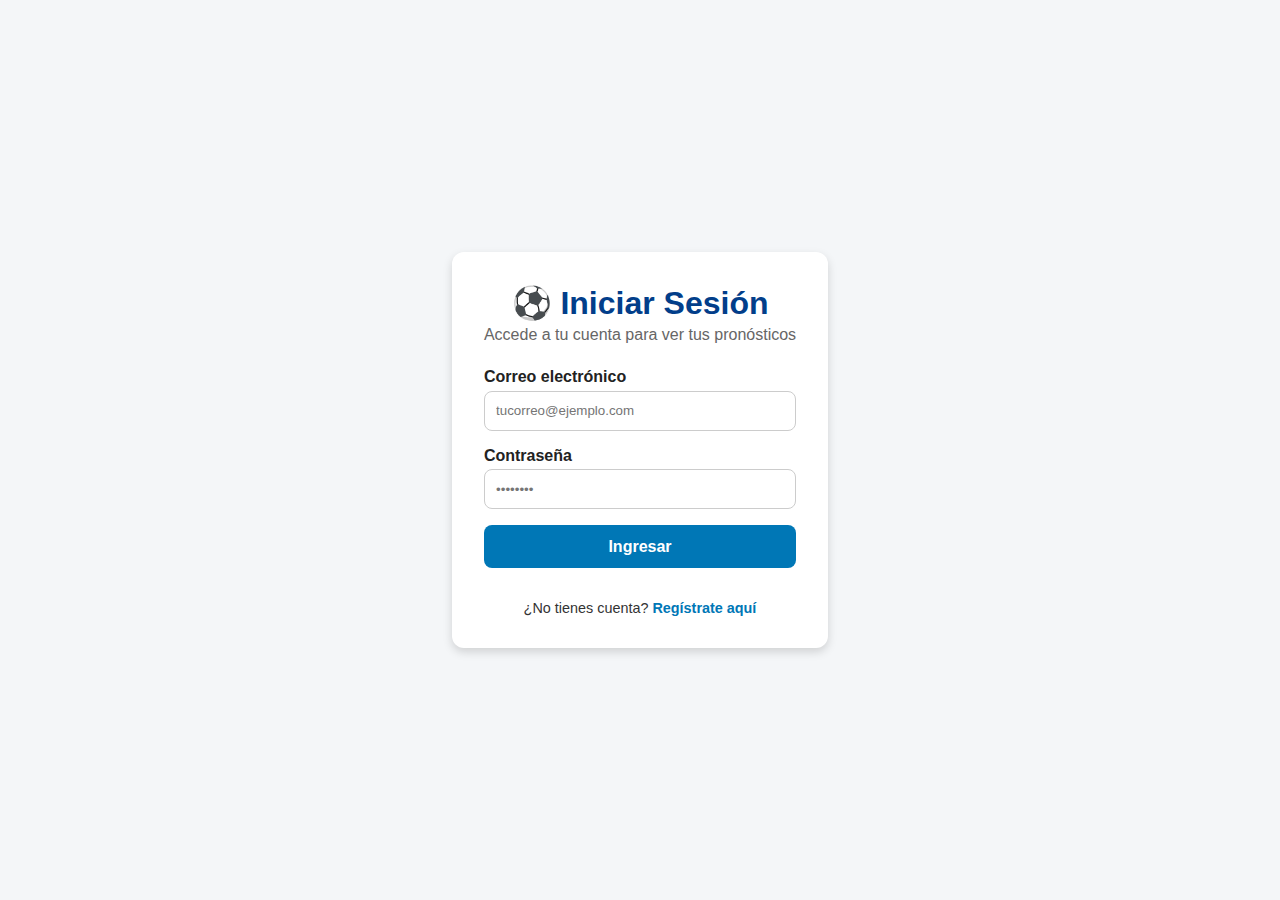
<file: index.html>
<!DOCTYPE html>
<html lang="es">

<head>
    <meta charset="UTF-8">
    <meta name="viewport" content="width=device-width, initial-scale=1.0">
    <title>Login Quiniela</title>
    <link rel="stylesheet" href="/styles/styles.css">
</head>

<body>
    <div class="container">
        <div class="form-card">
            <h1>⚽ Iniciar Sesión</h1>
            <p class="subtitle">Accede a tu cuenta para ver tus pronósticos</p>

            <form class="form" id="loginForm">
                <div class="form-group">
                    <label for="loginEmail">Correo electrónico</label>
                    <input type="email" id="loginEmail" placeholder="tucorreo@ejemplo.com" required>
                </div>

                <div class="form-group">
                    <label for="loginPassword">Contraseña</label>
                    <input type="password" id="loginPassword" placeholder="••••••••" required>
                </div>

                <button type="submit" class="btn">Ingresar</button>

                <p class="footer-text">
                    ¿No tienes cuenta? <a href="register.html">Regístrate aquí</a>
                </p>
            </form>
        </div>
    </div>
</body>

</html>
</file>
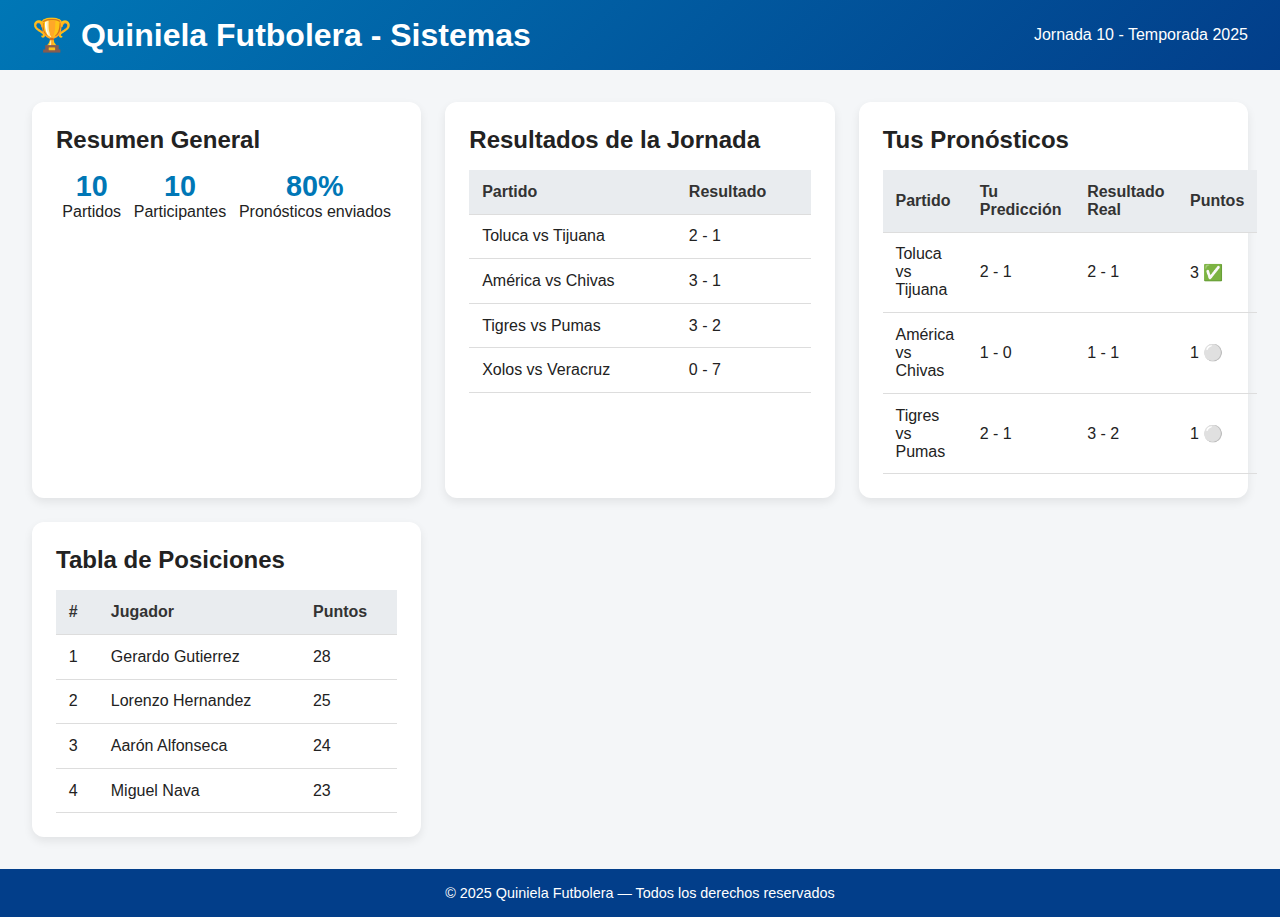
<file: dashboard.html>
<!DOCTYPE html>
<html lang="es">

<head>
    <meta charset="UTF-8">
    <meta name="viewport" content="width=device-width, initial-scale=1.0">
    <title>Dashboard Quiniela</title>
    <link rel="stylesheet" href="/styles/dashboard.css">
</head>

<body>
    <header>
        <h1>🏆 Quiniela Futbolera - Sistemas</h1>
        <p>Jornada 10 - Temporada 2025</p>
    </header>

    <main class="dashboard">
        <!-- Resumen general -->
        <section class="card resumen">
            <h2>Resumen General</h2>
            <div class="stats">
                <div class="stat">
                    <h3>10</h3>
                    <p>Partidos</p>
                </div>
                <div class="stat">
                    <h3>10</h3>
                    <p>Participantes</p>
                </div>
                <div class="stat">
                    <h3>80%</h3>
                    <p>Pronósticos enviados</p>
                </div>
            </div>
        </section>

        <!-- Resultados -->
        <section class="card resultados">
            <h2>Resultados de la Jornada</h2>
            <table>
                <thead>
                    <tr>
                        <th>Partido</th>
                        <th>Resultado</th>
                    </tr>
                </thead>
                <tbody>
                    <tr>
                        <td>Toluca vs Tijuana</td>
                        <td>2 - 1</td>
                    </tr>
                    <tr>
                        <td>América vs Chivas</td>
                        <td>3 - 1</td>
                    </tr>
                    <tr>
                        <td>Tigres vs Pumas</td>
                        <td>3 - 2</td>
                    </tr>
                    <tr>
                        <td>Xolos vs Veracruz</td>
                        <td>0 - 7</td>
                    </tr>
                </tbody>
            </table>
        </section>

        <!-- Tus pronósticos -->
        <section class="card pronosticos">
            <h2>Tus Pronósticos</h2>
            <table>
                <thead>
                    <tr>
                        <th>Partido</th>
                        <th>Tu Predicción</th>
                        <th>Resultado Real</th>
                        <th>Puntos</th>
                    </tr>
                </thead>
                <tbody>
                    <tr>
                        <td>Toluca vs Tijuana</td>
                        <td>2 - 1</td>
                        <td>2 - 1</td>
                        <td>3 ✅</td>
                    </tr>
                    <tr>
                        <td>América vs Chivas</td>
                        <td>1 - 0</td>
                        <td>1 - 1</td>
                        <td>1 ⚪</td>
                    </tr>
                    <tr>
                        <td>Tigres vs Pumas</td>
                        <td>2 - 1</td>
                        <td>3 - 2</td>
                        <td>1 ⚪</td>
                    </tr>
                </tbody>
            </table>
        </section>

        <!-- Tabla de posiciones -->
        <section class="card posiciones">
            <h2>Tabla de Posiciones</h2>
            <table>
                <thead>
                    <tr>
                        <th>#</th>
                        <th>Jugador</th>
                        <th>Puntos</th>
                    </tr>
                </thead>
                <tbody>
                    <tr>
                        <td>1</td>
                        <td>Gerardo Gutierrez</td>
                        <td>28</td>
                    </tr>
                    <tr>
                        <td>2</td>
                        <td>Lorenzo Hernandez</td>
                        <td>25</td>
                    </tr>
                    <tr>
                        <td>3</td>
                        <td>Aarón Alfonseca</td>
                        <td>24</td>
                    </tr>
                    <tr>
                        <td>4</td>
                        <td>Miguel Nava</td>
                        <td>23</td>
                    </tr>
                </tbody>
            </table>
        </section>
    </main>

    <footer>
        <p>© 2025 Quiniela Futbolera — Todos los derechos reservados</p>
    </footer>
</body>

</html>
</file>
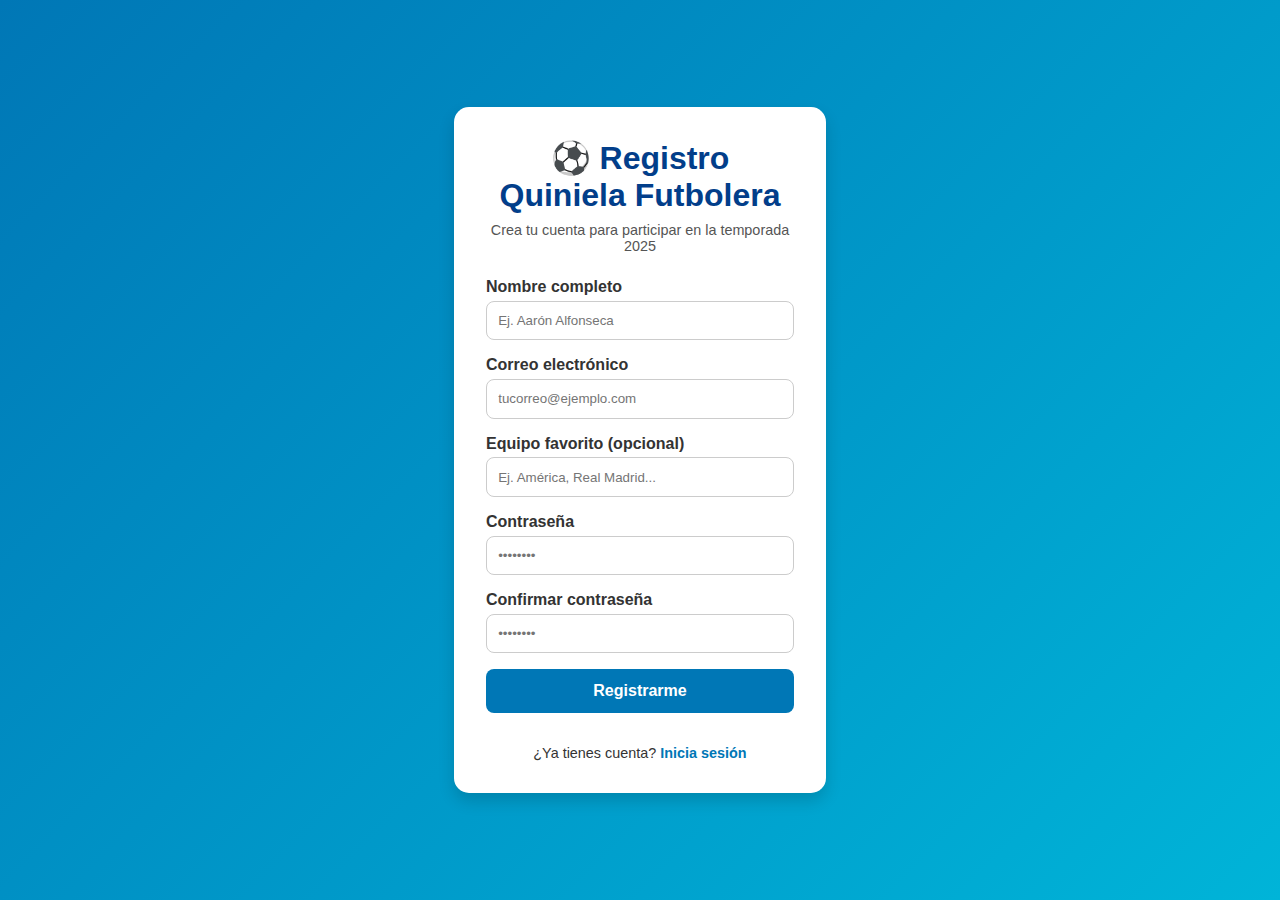
<file: register.html>
<!DOCTYPE html>
<html lang="es">

<head>
    <meta charset="UTF-8">
    <meta name="viewport" content="width=device-width, initial-scale=1.0">
    <title>Registro Quiniela Futbolera</title>
    <link rel="stylesheet" href="/styles/register.css">
</head>

<body>
    <div class="container">
        <div class="form-card">
            <h1>⚽ Registro Quiniela Futbolera</h1>
            <p class="subtitle">Crea tu cuenta para participar en la temporada 2025</p>

            <form class="form">
                <div class="form-group">
                    <label for="nombre">Nombre completo</label>
                    <input type="text" id="nombre" placeholder="Ej. Aarón Alfonseca" required>
                </div>

                <div class="form-group">
                    <label for="email">Correo electrónico</label>
                    <input type="email" id="email" placeholder="tucorreo@ejemplo.com" required>
                </div>

                <div class="form-group">
                    <label for="equipo">Equipo favorito (opcional)</label>
                    <input type="text" id="equipo" placeholder="Ej. América, Real Madrid...">
                </div>

                <div class="form-group">
                    <label for="password">Contraseña</label>
                    <input type="password" id="password" placeholder="••••••••" required>
                </div>

                <div class="form-group">
                    <label for="confirmar">Confirmar contraseña</label>
                    <input type="password" id="confirmar" placeholder="••••••••" required>
                </div>

                <button type="submit" class="btn">Registrarme</button>

                <p class="footer-text">
                    ¿Ya tienes cuenta? <a href="login.html">Inicia sesión</a>
                </p>
            </form>
        </div>
    </div>
</body>

</html>
</file>
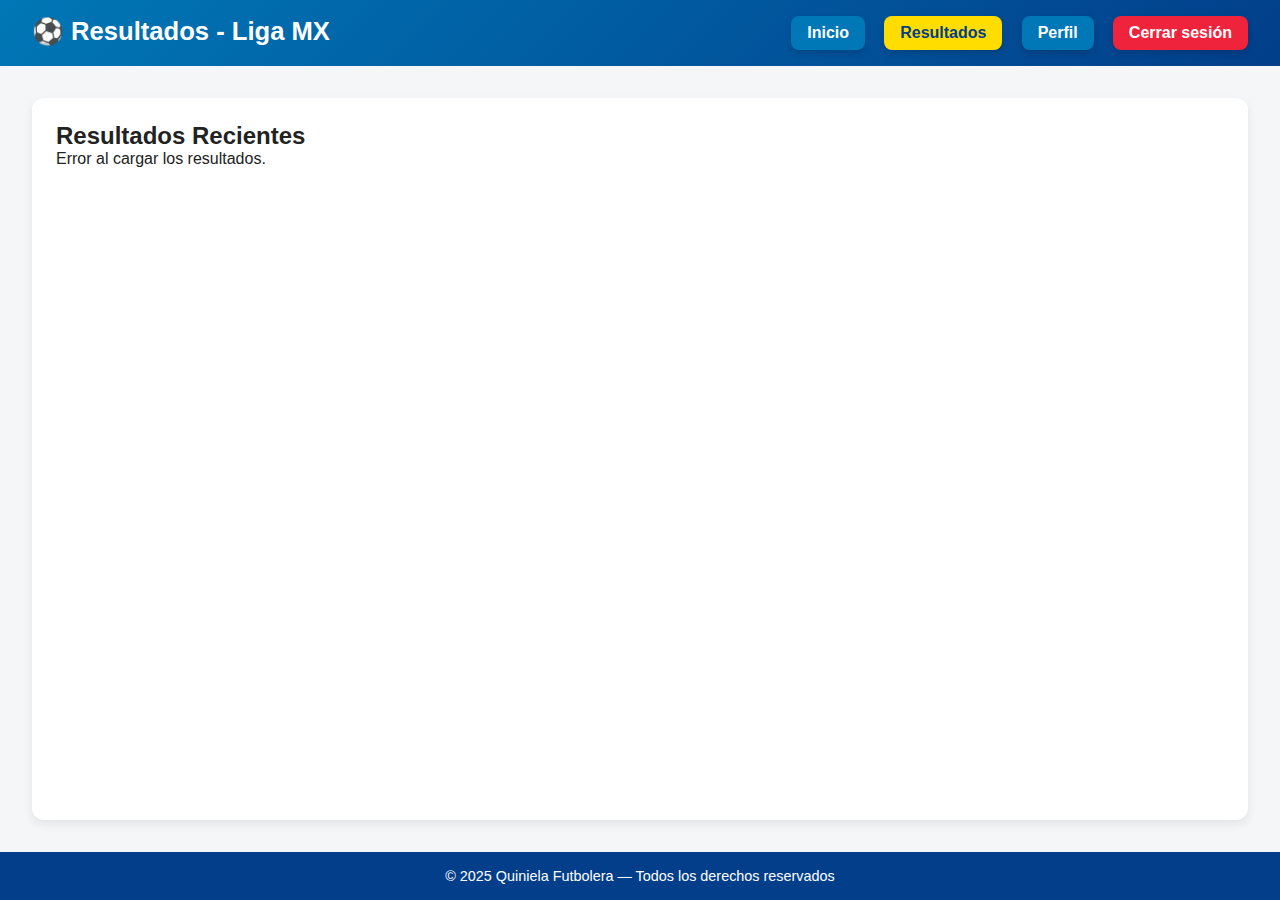
<file: resultados.html>
<!DOCTYPE html>
<html lang="es">

<head>
    <meta charset="UTF-8">
    <meta name="viewport" content="width=device-width, initial-scale=1.0">
    <title>Resultados Liga MX</title>
    <link rel="stylesheet" href="styles/dashboard.css">
</head>

<body>
    <header>
        <div class="brand">
            <h1>⚽ Resultados - Liga MX</h1>
        </div>
        <nav>
            <a href="dashboard.html">Inicio</a>
            <a href="resultados.html" class="active">Resultados</a>
            <a href="perfil.html">Perfil</a>
            <a href="index.html" class="logout">Cerrar sesión</a>
        </nav>
    </header>

    <main class="dashboard">
        <section class="card resultados">
            <h2>Resultados Recientes</h2>
            <div id="partidos-container">
                <p>Cargando resultados...</p>
            </div>
        </section>
    </main>

    <footer>
        <p>© 2025 Quiniela Futbolera — Todos los derechos reservados</p>
    </footer>

    <script src="scripts/resultados.js"></script>
</body>

</html>
</file>
<file: styles/styles.css>
/* ===== General ===== */
* {
  margin: 0;
  padding: 0;
  box-sizing: border-box;
  font-family: "Poppins", sans-serif;
}

body {
  background: #f4f6f8;
  color: #222;
  display: flex;
  flex-direction: column;
  min-height: 100vh;
}

/* ===== Formularios ===== */
.container {
  width: 100%;
  max-width: 420px;
  margin: auto;
  display: flex;
  justify-content: center;
  align-items: center;
  height: 100vh;
}

.form-card {
  background: #fff;
  border-radius: 12px;
  padding: 2rem;
  box-shadow: 0 4px 10px rgba(0, 0, 0, 0.15);
  text-align: center;
}

h1 {
  color: #023e8a;
  margin-bottom: 0.3rem;
}

.subtitle {
  color: #666;
  margin-bottom: 1.5rem;
}

.form {
  display: flex;
  flex-direction: column;
  gap: 1rem;
}

.form-group {
  text-align: left;
}

label {
  display: block;
  font-weight: 600;
  margin-bottom: 0.3rem;
}

input {
  width: 100%;
  padding: 0.7rem;
  border: 1px solid #ccc;
  border-radius: 8px;
  transition: 0.2s;
}

input:focus {
  border-color: #0077b6;
  box-shadow: 0 0 4px rgba(0, 119, 182, 0.4);
}

.btn {
  background-color: #0077b6;
  color: white;
  border: none;
  padding: 0.8rem;
  border-radius: 8px;
  cursor: pointer;
  font-size: 1rem;
  font-weight: 600;
  transition: 0.3s;
}

.btn:hover {
  background-color: #023e8a;
}

.footer-text {
  font-size: 0.9rem;
  color: #333;
  margin-top: 1rem;
}

.footer-text a {
  color: #0077b6;
  text-decoration: none;
  font-weight: 600;
}

.footer-text a:hover {
  text-decoration: underline;
}

/* ===== Dashboard ===== */
header {
  background: #0077b6;
  color: white;
  text-align: center;
  padding: 1.2rem;
  display: flex;
  justify-content: space-between;
  align-items: center;
}

.logout-btn {
  background: #ff4d4d;
  border: none;
  color: white;
  padding: 0.5rem 1rem;
  border-radius: 8px;
  cursor: pointer;
  font-weight: 600;
}

.dashboard {
  display: grid;
  grid-template-columns: repeat(auto-fit, minmax(320px, 1fr));
  gap: 1.5rem;
  padding: 2rem;
  flex: 1;
}

.card {
  background: white;
  border-radius: 12px;
  padding: 1.5rem;
  box-shadow: 0 4px 10px rgba(0, 0, 0, 0.08);
  transition: 0.2s;
}

.card:hover {
  transform: translateY(-3px);
}

footer {
  text-align: center;
  background: #023e8a;
  color: white;
  padding: 1rem;
}
</file>
<file: styles/dashboard.css>
/* ===== Estilos base ===== */
* {
  margin: 0;
  padding: 0;
  box-sizing: border-box;
  font-family: "Poppins", sans-serif;
}

body {
  background-color: #f4f6f8;
  color: #222;
  display: flex;
  flex-direction: column;
  min-height: 100vh;
}

/* ===== Encabezado ===== */
header {
  display: flex;
  justify-content: space-between;
  align-items: center;
  background: linear-gradient(135deg, #0077b6, #023e8a);
  color: #ffffff;
  padding: 1rem 2rem;
  flex-wrap: wrap;
}

/* Sección izquierda (título y jornada) */
.brand h1 {
  font-size: 1.6rem;
  margin-bottom: 0.2rem;
}

.brand p {
  font-size: 0.9rem;
  opacity: 0.9;
}

/* Navegación (lado derecho) */
header nav {
  display: flex;
  gap: 1.2rem;
}

/* ====== Estilo de botones del nav ====== */
header nav a {
  display: inline-block;
  font-family: "Poppins", sans-serif;
  font-weight: 700;
  color: #fff;
  background: #0077b6;
  padding: 0.5rem 1rem;
  border-radius: 8px;
  text-decoration: none;
  box-shadow: 0 3px 6px rgba(0, 0, 0, 0.15);
  transition: all 0.3s ease;
}

/* Hover (cuando pasas el cursor) */
header nav a:hover {
  background: #00b4d8;
  color: #fff;
  transform: translateY(-2px);
}

/* Activo (botón de la página actual) */
header nav a.active {
  background: #ffdd00;
  color: #023e8a;
}

/* Botón especial "Cerrar sesión" */
header nav a.logout {
  background: #ef233c;
}

header nav a.logout:hover {
  background: #d90429;
}

/* Adaptación móvil */
@media (max-width: 768px) {
  header {
    flex-direction: column;
    align-items: flex-start;
  }

  header nav {
    width: 100%;
    justify-content: center;
    flex-wrap: wrap;
    gap: 0.8rem;
    margin-top: 0.5rem;
  }

  header nav a {
    font-size: 0.9rem;
  }

  header .brand {
    display: flex;
    flex-direction: column;
    gap: 0.2rem;
  }
}

/* ===== Dashboard grid ===== */
.dashboard {
  display: grid;
  grid-template-columns: repeat(auto-fit, minmax(320px, 1fr));
  gap: 1.5rem;
  padding: 2rem;
  flex: 1;
}

/* ===== Tarjetas ===== */
.card {
  background: white;
  border-radius: 12px;
  padding: 1.5rem;
  box-shadow: 0 4px 10px rgba(0, 0, 0, 0.08);
  transition: transform 0.2s ease;
}

.card:hover {
  transform: translateY(-3px);
}

/* ===== Tablas ===== */
table {
  width: 100%;
  border-collapse: collapse;
  margin-top: 1rem;
}

th,
td {
  padding: 0.8rem;
  text-align: left;
  border-bottom: 1px solid #ddd;
}

th {
  background-color: #e9ecef;
  color: #333;
  font-weight: 600;
}

/* ===== Estadísticas ===== */
.stats {
  display: flex;
  justify-content: space-around;
  text-align: center;
  margin-top: 1rem;
}

.stat h3 {
  font-size: 1.8rem;
  color: #0077b6;
}

/* ===== Footer ===== */
footer {
  text-align: center;
  background: #023e8a;
  color: white;
  padding: 1rem;
  font-size: 0.9rem;
}
</file>
<file: styles/register.css>
/* ===== Estilos base ===== */
* {
  margin: 0;
  padding: 0;
  box-sizing: border-box;
  font-family: "Poppins", sans-serif;
}

body {
  background: linear-gradient(135deg, #0077b6, #00b4d8);
  display: flex;
  align-items: center;
  justify-content: center;
  height: 100vh;
}

/* ===== Contenedor principal ===== */
.container {
  width: 100%;
  max-width: 420px;
  padding: 1.5rem;
}

/* ===== Tarjeta del formulario ===== */
.form-card {
  background: #fff;
  border-radius: 15px;
  padding: 2rem;
  box-shadow: 0 8px 16px rgba(0, 0, 0, 0.15);
  text-align: center;
}

h1 {
  color: #023e8a;
  margin-bottom: 0.5rem;
}

.subtitle {
  color: #555;
  font-size: 0.9rem;
  margin-bottom: 1.5rem;
}

/* ===== Formulario ===== */
.form {
  display: flex;
  flex-direction: column;
  gap: 1rem;
}

.form-group {
  text-align: left;
}

label {
  display: block;
  margin-bottom: 0.3rem;
  color: #333;
  font-weight: 600;
}

input {
  width: 100%;
  padding: 0.7rem;
  border: 1px solid #ccc;
  border-radius: 8px;
  outline: none;
  transition: 0.2s;
}

input:focus {
  border-color: #0077b6;
  box-shadow: 0 0 4px rgba(0, 119, 182, 0.4);
}

/* ===== Botón ===== */
.btn {
  background-color: #0077b6;
  color: white;
  padding: 0.8rem;
  border: none;
  border-radius: 8px;
  cursor: pointer;
  font-size: 1rem;
  font-weight: 600;
  transition: background 0.3s;
}

.btn:hover {
  background-color: #023e8a;
}

/* ===== Texto inferior ===== */
.footer-text {
  font-size: 0.9rem;
  color: #333;
  margin-top: 1rem;
}

.footer-text a {
  color: #0077b6;
  text-decoration: none;
  font-weight: 600;
}

.footer-text a:hover {
  text-decoration: underline;
}

/* ===== Adaptación móvil ===== */
@media (max-width: 480px) {
  .form-card {
    padding: 1.5rem;
  }
  h1 {
    font-size: 1.4rem;
  }
}
</file>
